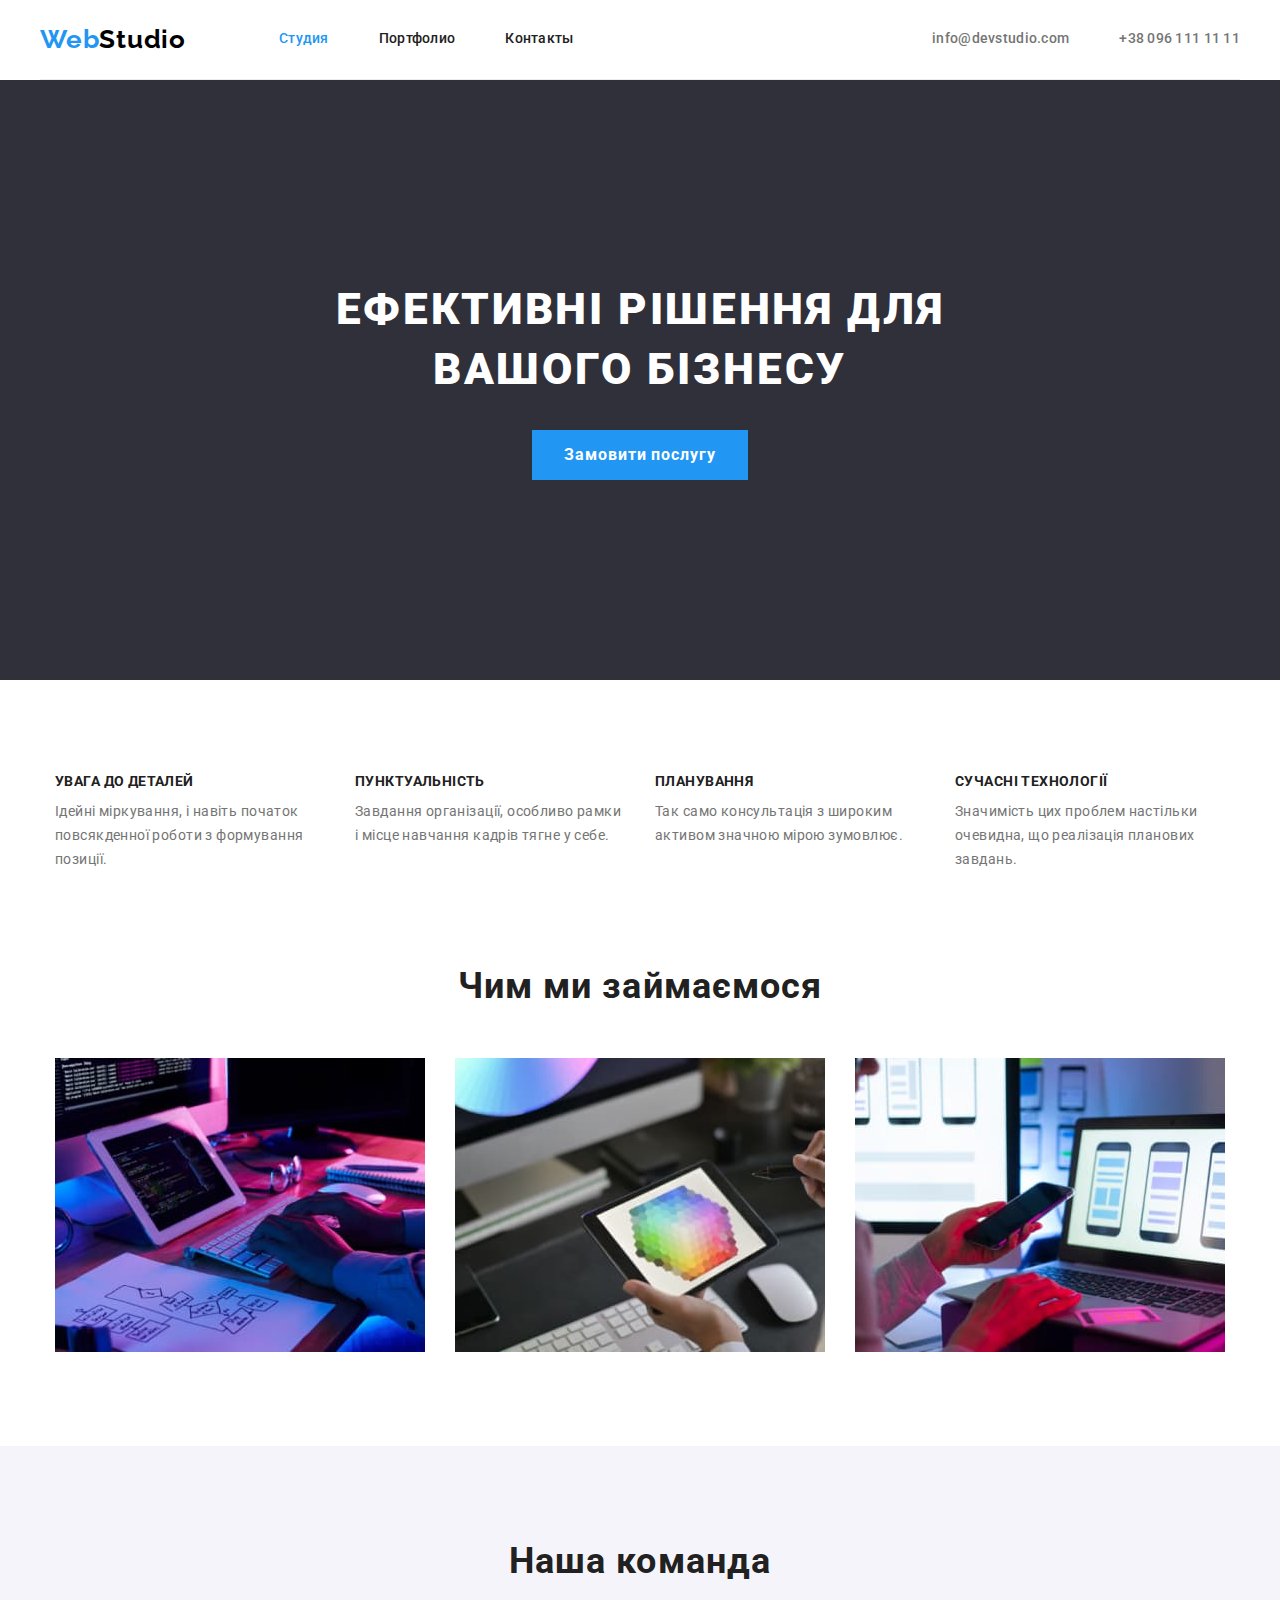
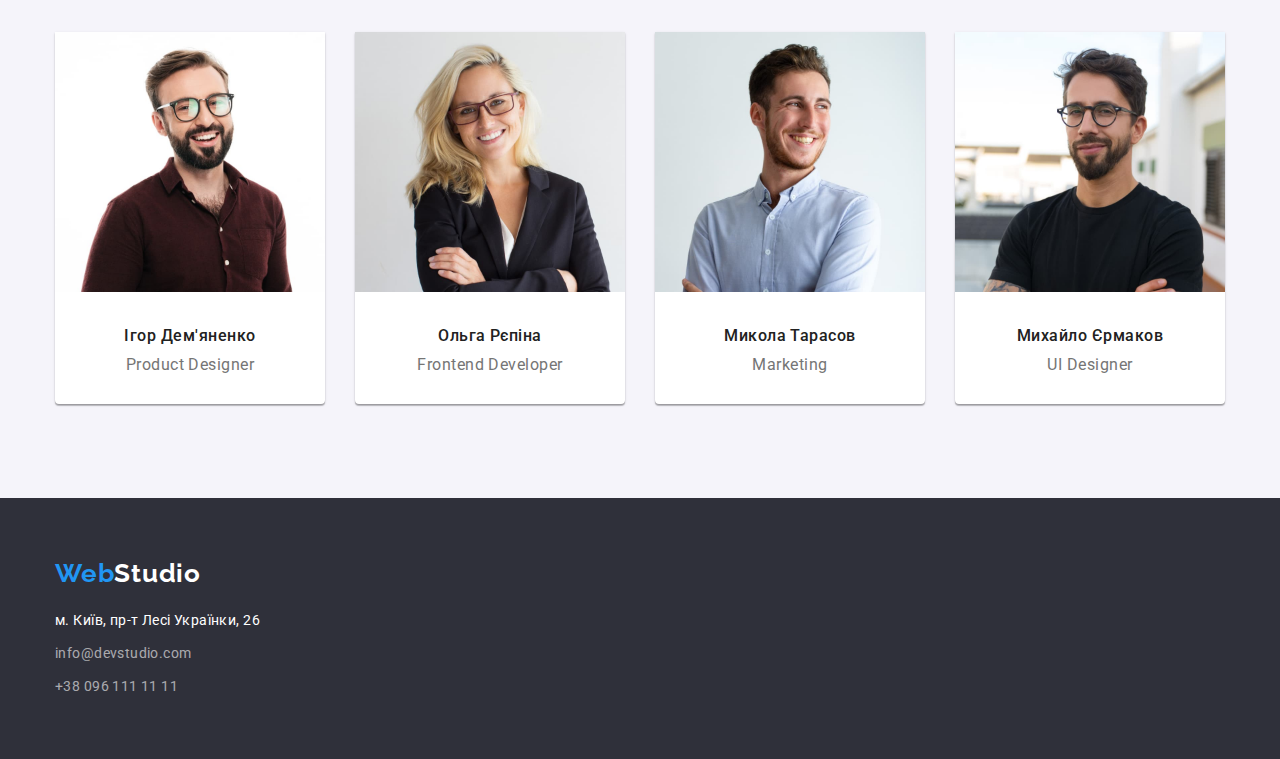
<file: index.html>
<!DOCTYPE html>
<html lang="en">
  <head>
    <meta charset="UTF-8" />
    <meta http-equiv="X-UA-Compatible" content="IE=edge" />
    <meta name="viewport" content="width=device-width, initial-scale=1.0" />
    <title>Студия</title>
    <link
      href="https://fonts.googleapis.com/css2?family=Raleway:wght@700&family=Roboto:wght@400;500;700;900&display=swap"
      rel="stylesheet"
    />
    <link
      rel="stylesheet"
      href="https://cdnjs.cloudflare.com/ajax/libs/modern-normalize/1.1.0/modern-normalize.min.css"
    />
    <link rel="stylesheet" href="./css/styles.css" />
  </head>
  <body>
    <!-- Шапка сайту -->
    <header class="header">
      <div class="top">
        <!-- Logo -->
        <div class="top-menu">
          <div class="top-logo">
            <a class="logo" href="./index.html"
              >Web<span class="studio">Studio</span></a
            >
          </div>
          <!-- Menu -->
          <nav class="nav">
            <ul class="top-nav list">
              <li class="item">
                <a href="./index.html" class="link current">Студия</a>
              </li>
              <li class="item">
                <a href="./portfolio.html" class="link">Портфолио</a>
              </li>
              <li class="item"><a href="#" class="link">Контакты</a></li>
            </ul>
          </nav>
        </div>
        <!-- Contacts -->
        <div class="top-contacts">
          <ul class="top-link list">
            <li class="item">
              <a href="mailto:info@devstudio.com" class="link"
                >info@devstudio.com</a
              >
            </li>
            <li class="item">
              <a href="tel:+380961111111" class="link">+38 096 111 11 11</a>
            </li>
          </ul>
        </div>
      </div>
    </header>
    <main>
      <!-- Герой -->
      <section class="hero">
        <div class="container">
          <h1 class="hero-title">Ефективні рішення для вашого бізнесу</h1>
          <button type="button" class="button cursor">Замовити послугу</button>
        </div>
      </section>
      <!-- Особливості -->
      <section class="section">
        <div class="container">
          <h2 class="section-title" hidden>Особливості</h2>
          <ul class="list">
            <li class="item way">
              <h3 class="title">УВАГА ДО ДЕТАЛЕЙ</h3>
              <p class="text">
                Ідейні міркування, і навіть початок повсякденної роботи з
                формування позиції.
              </p>
            </li>
            <li class="item way">
              <h3 class="title">ПУНКТУАЛЬНІСТЬ</h3>
              <p class="text">
                Завдання організації, особливо рамки і місце навчання кадрів
                тягне у себе.
              </p>
            </li>
            <li class="item way">
              <h3 class="title">ПЛАНУВАННЯ</h3>
              <p class="text">
                Так само консультація з широким активом значною мірою зумовлює.
              </p>
            </li>
            <li class="item way">
              <h3 class="title">СУЧАСНІ ТЕХНОЛОГІЇ</h3>
              <p class="text">
                Значимість цих проблем настільки очевидна, що реалізація
                планових завдань.
              </p>
            </li>
          </ul>
        </div>
      </section>
      <!-- Чим ми займаємося -->
      <section class="section">
        <div class="container">
          <h2 class="section-title">Чим ми займаємося</h2>
          <ul class="list">
            <li class="item doing">
              <img src="./images/img1.jpg" alt="Блок-схеми" width="370" />
            </li>
            <li class="item doing">
              <img
                src="./images/img2.jpg"
                alt="Адаптивна верстка"
                width="370"
              />
            </li>
            <li class="item doing">
              <img src="./images/img3.jpg" alt="Підбір стилю" width="370" />
            </li>
          </ul>
        </div>
      </section>
      <!-- Наша команда -->
      <section class="section com">
        <div class="container com">
          <h2 class="section-title">Наша команда</h2>
          <ul class="list">
            <li class="item com">
              <img src="./images/img4.jpg" alt="Ігор Дем'яненко" width="270" />
              <h3 class="title-com">Ігор Дем'яненко</h3>
              <p class="text-com">Product Designer</p>
            </li>
            <li class="item com">
              <img src="./images/img5.jpg" alt="Ольга Рєпіна" width="270" />
              <h3 class="title-com">Ольга Рєпіна</h3>
              <p class="text-com">Frontend Developer</p>
            </li>
            <li class="item com">
              <img src="./images/img6.jpg" alt="Микола Тарасов" width="270" />
              <h3 class="title-com">Микола Тарасов</h3>
              <p class="text-com">Marketing</p>
            </li>
            <li class="item com">
              <img src="./images/img7.jpg" alt="Михайло Єрмаков" width="270" />
              <h3 class="title-com">Михайло Єрмаков</h3>
              <p class="text-com">UI Designer</p>
            </li>
          </ul>
        </div>
      </section>
    </main>
    <!-- Підвал -->
    <footer class="footer">
      <div class="container">
        <a class="footer-logo" href="./index.html"
          >Web<span class="studio-w">Studio</span></a
        >
        <!-- Контакти -->
        <div class="footer-address">
          <address>
            <ul class="list-footer">
              <li class="item">
                <a
                  class="address studio-w"
                  href="https://goo.gl/maps/gFXWyVUeque1rp8T6"
                  target="_blank"
                  rel="noopener noreferrer"
                  >м. Київ, пр-т Лесі Українки, 26</a
                >
              </li>
              <li class="item">
                <a class="address rgba" href="mailto:info@devstudio.com"
                  >info@devstudio.com</a
                >
              </li>
              <li class="item">
                <a class="address rgba" href="tel:+380961111111"
                  >+38 096 111 11 11</a
                >
              </li>
            </ul>
          </address>
        </div>
      </div>
    </footer>
  </body>
</html>
</file>
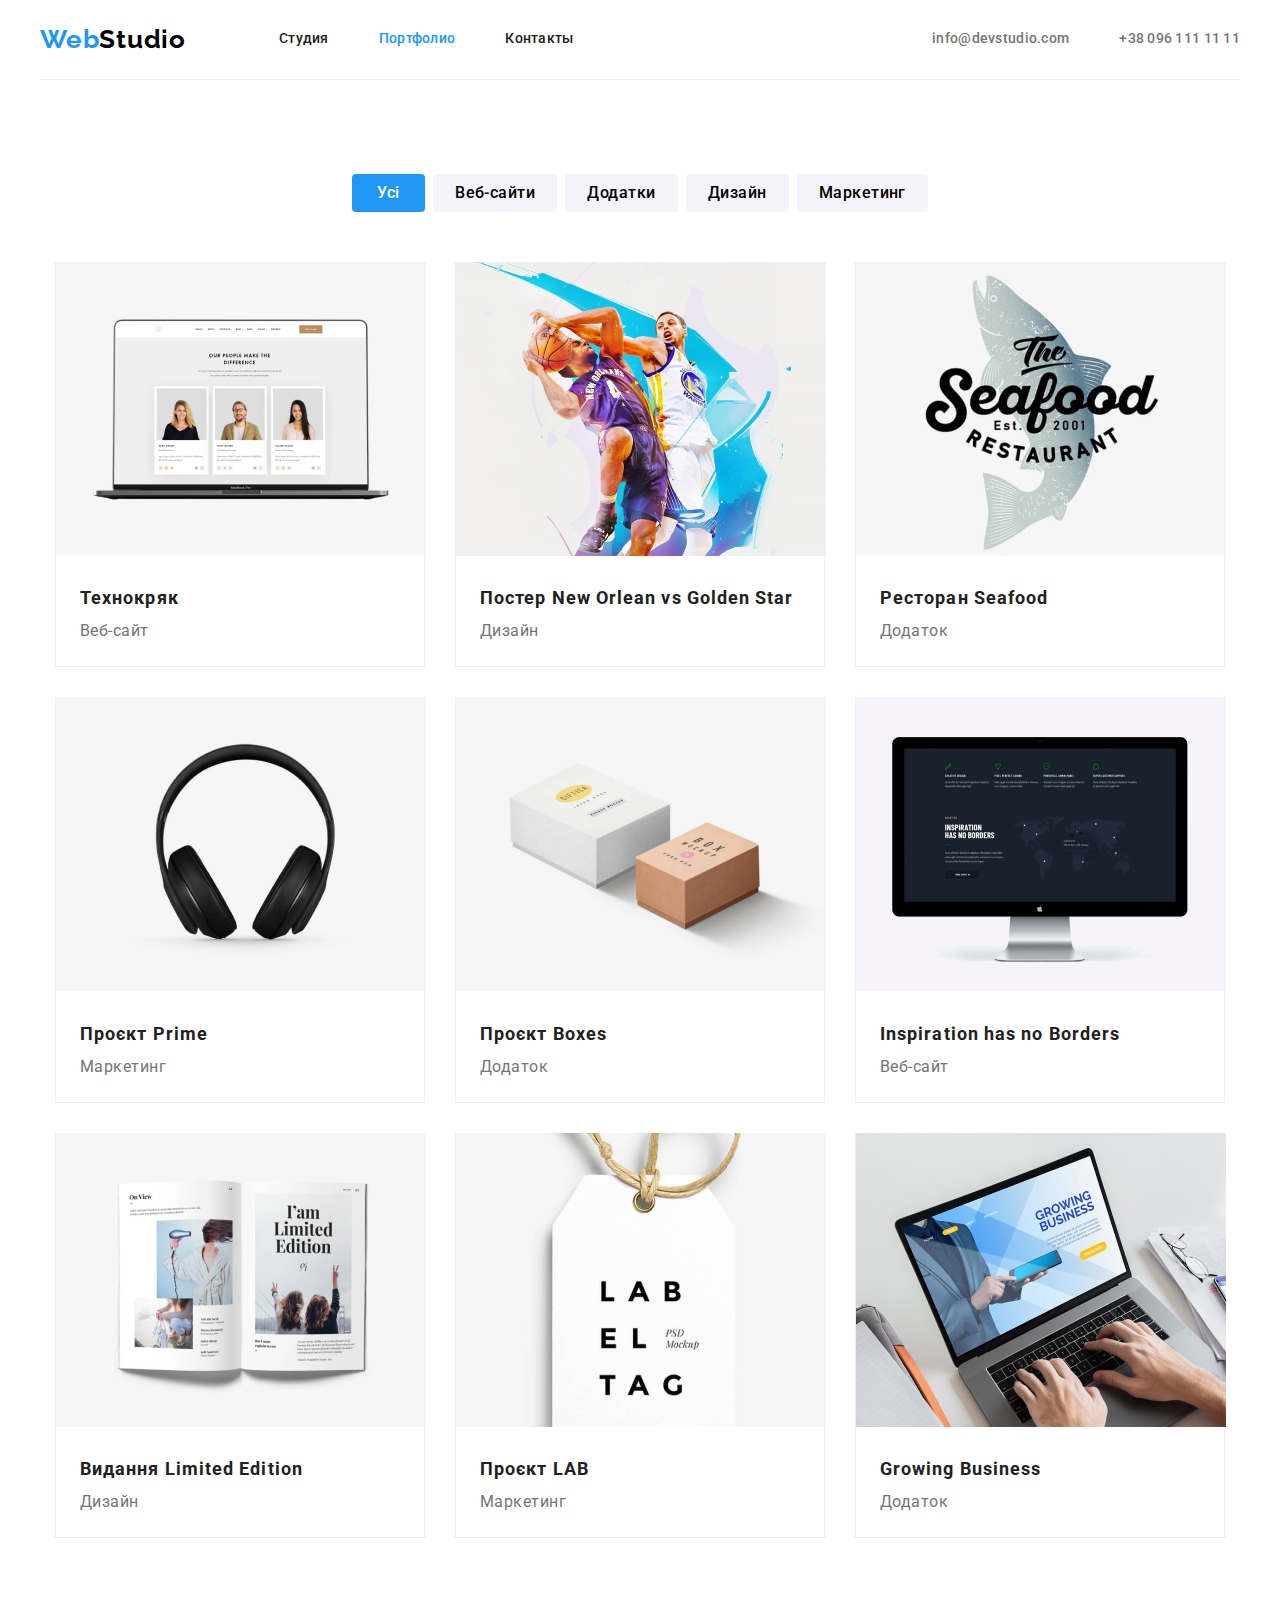
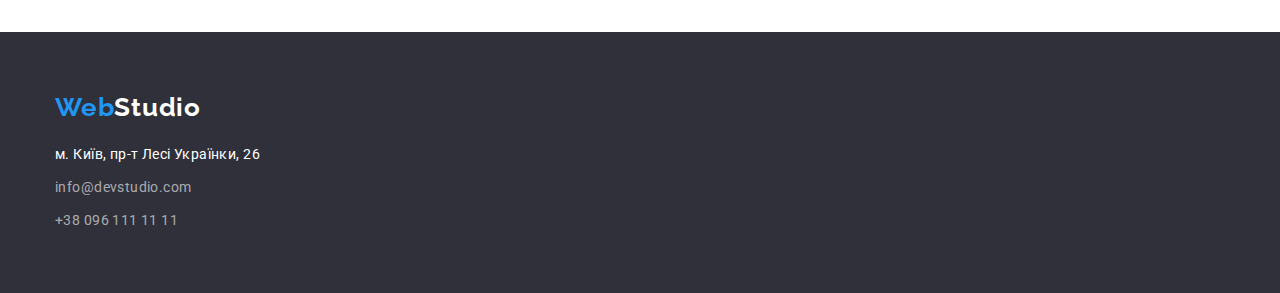
<file: portfolio.html>
<!DOCTYPE html>
<html lang="en">
  <head>
    <meta charset="UTF-8" />
    <meta http-equiv="X-UA-Compatible" content="IE=edge" />
    <meta name="viewport" content="width=device-width, initial-scale=1.0" />
    <title>Студия</title>
    <link
      href="https://fonts.googleapis.com/css2?family=Raleway:wght@700&family=Roboto:wght@400;500;700;900&display=swap"
      rel="stylesheet"
    />
    <link
      rel="stylesheet"
      href="https://cdnjs.cloudflare.com/ajax/libs/modern-normalize/1.1.0/modern-normalize.min.css"
    />
    <link rel="stylesheet" href="./css/styles.css" />
  </head>
  <body>
    <!-- Шапка сайту -->
    <header class="header">
      <div class="top">
        <!-- Logo -->
        <div class="top-menu">
          <div class="top-logo">
            <a class="logo" href="./index.html"
              >Web<span class="studio">Studio</span></a
            >
          </div>
          <!-- Menu -->
          <nav class="nav">
            <ul class="top-nav list">
              <li class="item">
                <a href="./index.html" class="link">Студия</a>
              </li>
              <li class="item">
                <a href="./portfolio.html" class="link current">Портфолио</a>
              </li>
              <li class="item"><a href="#" class="link">Контакты</a></li>
            </ul>
          </nav>
        </div>
        <!-- Contacts -->
        <div class="top-contacts">
          <ul class="top-link list">
            <li class="item">
              <a href="mailto:info@devstudio.com" class="link"
                >info@devstudio.com</a
              >
            </li>
            <li class="item">
              <a href="tel:+380961111111" class="link">+38 096 111 11 11</a>
            </li>
          </ul>
        </div>
      </div>
    </header>
    <main>
      <section class="section port">
        <div class="container">
          <h1 hidden>Портфоліо</h1>
          <ul class="list-button">
            <li class="item">
              <button type="button" class="cursor button-port current">
                Усі
              </button>
            </li>
            <li class="item">
              <button type="button" class="cursor button-port">
                Веб-сайти
              </button>
            </li>
            <li class="item">
              <button type="button" class="cursor button-port">Додатки</button>
            </li>
            <li class="item">
              <button type="button" class="cursor button-port">Дизайн</button>
            </li>
            <li class="item">
              <button type="button" class="cursor button-port">
                Маркетинг
              </button>
            </li>
          </ul>

          <div class="port-img">
            <ul class="list">
              <li class="item">
                <img src="./images/img16.jpg" alt="Технокряк" width="370" />
                <div class="content-item">
                  <h2 class="title-port">Технокряк</h2>
                  <p class="text-port">Веб-сайт</p>
                </div>
              </li>
              <li class="item">
                <img
                  src="./images/img15.jpg"
                  alt="Постер New Orlean vs Golden Star"
                  width="370"
                />
                <div class="content-item">
                  <h2 class="title-port">Постер New Orlean vs Golden Star</h2>
                  <p class="text-port">Дизайн</p>
                </div>
              </li>
              <li class="item">
                <img
                  src="./images/img14.jpg"
                  alt="Ресторан Seafood"
                  width="370"
                />
                <div class="content-item">
                  <h2 class="title-port">Ресторан Seafood</h2>
                  <p class="text-port">Додаток</p>
                </div>
              </li>
              <li class="item">
                <img src="./images/img13.jpg" alt="Проєкт Prime" width="370" />
                <div class="content-item">
                  <h2 class="title-port">Проєкт Prime</h2>
                  <p class="text-port">Маркетинг</p>
                </div>
              </li>
              <li class="item">
                <img src="./images/img12.jpg" alt="Проєкт Boxes" width="370" />
                <div class="content-item">
                  <h2 class="title-port">Проєкт Boxes</h2>
                  <p class="text-port">Додаток</p>
                </div>
              </li>
              <li class="item">
                <img
                  src="./images/img11.jpg"
                  alt="Inspiration has no Borders"
                  width="370"
                />
                <div class="content-item">
                  <h2 class="title-port">Inspiration has no Borders</h2>
                  <p class="text-port">Веб-сайт</p>
                </div>
              </li>
              <li class="item">
                <img
                  src="./images/img10.jpg"
                  alt="Видання Limited Edition"
                  width="370"
                />
                <div class="content-item">
                  <h2 class="title-port">Видання Limited Edition</h2>
                  <p class="text-port">Дизайн</p>
                </div>
              </li>
              <li class="item">
                <img src="./images/img9.jpg" alt="Проєкт LAB" width="370" />
                <div class="content-item">
                  <h2 class="title-port">Проєкт LAB</h2>
                  <p class="text-port">Маркетинг</p>
                </div>
              </li>
              <li class="item">
                <img
                  src="./images/img8.jpg"
                  alt="Growing Business"
                  width="370"
                />
                <div class="content-item">
                  <h2 class="title-port">Growing Business</h2>
                  <p class="text-port">Додаток</p>
                </div>
              </li>
            </ul>
          </div>
        </div>
      </section>
    </main>
    <footer class="footer">
      <div class="container">
        <a class="footer-logo" href="./index.html"
          >Web<span class="studio-w">Studio</span></a
        >
        <!-- Контакти -->
        <div class="footer-address">
          <address>
            <ul class="list-footer">
              <li class="item">
                <a
                  class="address studio-w"
                  href="https://goo.gl/maps/gFXWyVUeque1rp8T6"
                  target="_blank"
                  rel="noopener noreferrer"
                  >м. Київ, пр-т Лесі Українки, 26</a
                >
              </li>
              <li class="item">
                <a class="address rgba" href="mailto:info@devstudio.com"
                  >info@devstudio.com</a
                >
              </li>
              <li class="item">
                <a class="address rgba" href="tel:+380961111111"
                  >+38 096 111 11 11</a
                >
              </li>
            </ul>
          </address>
        </div>
      </div>
    </footer>
  </body>
</html>
</file>
<file: css/styles.css>
/* первичный цвет - #757575 */
/* вторичный цвет - #212121 */
/* акцент - #2196f3 */

:root {
    --prmary-text-color: #757575;
    --title-text-color: #212121;
    --accent-color: #2196f3;
    --white-color: #ffffff;
    --black-color: #000000;
    --bg-main-color: #f5f5f5;
    --bg-our-color: #f5f4fa;
    --bg-footer-color: #2f303a;
    --footer-address-rgba: rgba(255, 255, 255, .6);
    --border: #eeeeee;
    --border-bottom: #ececec;
}

body {
color: var(--prmary-text-color);
font-family: Roboto, Verdana,
        sans-serif;
}

.cursor {
    cursor: pointer;
}

h1, h2, h3, h4, h5, h6 {
margin: 0;
}

ul {
padding: 0;
margin: 0;
}

p {
margin: 0;
} 

.container {
width: 1200px;
margin-left:  auto;
margin-right: auto;
padding-left: 15px;
padding-right: 15px;
}

.section {
padding-top: 94px;
padding-bottom: 94px

}

.section:nth-child(2) {
padding-bottom: 0;
}

/* Header */

.top {
    display: flex;
    width: 1200px;
    border-bottom: 1px solid var(--border-bottom);
    align-items: center;
    justify-content: space-between;
    margin: 0 auto;
}

/* logo */

.logo {
display: block;
padding: 24px 0;
color: var(--accent-color);
font-family: Raleway, Verdana,
        sans-serif;
font-weight: 700;
font-size: 26px;
line-height: 1.19;
letter-spacing: 0.03em;
text-decoration: none;
}

.studio {
color: var(--black-color);
}

.top-menu {
    display: flex;
    align-items: center;
    }

/* nav */

.nav {
    margin-left: 93px;
}

.top-nav.list {
list-style: none;
display: flex;
}

.top-nav .link {
display: block;
padding: 24px 0;
color: var(--title-text-color);
font-weight: 500;
font-size: 14px;
line-height: 1.14;
letter-spacing: 0.02em;
text-decoration: none;
}

.top-nav .link:hover,
.top-nav .link.current,
.top-nav .link:focus {
color: var(--accent-color);
}

.top-nav.list .item + .item {
    margin-left: 50px;
}

/* Контакти link */

.top-link .link {
display: block;
padding: 24px 0;
color: var(--prmary-text-color);
font-weight: 500;
font-size: 14px;
line-height: 1.14;
letter-spacing: 0.02em;
text-decoration: none;
}

.top-link .link:hover,
.top-link .link:focus {
color: var(--accent-color);
}

.top-link.list {
list-style: none;
display: flex;   
}

.top-link .item + .item {
margin-left: 50px; 
}

/* Контейнер Герой */
.hero {
background-color: var(--bg-footer-color);
padding: 200px 0;
}

.hero .container {
width: 696px;
}

.hero-title {
color: var(--white-color);
font-weight: 900;
font-size: 44px;
line-height: 1.36;
text-align: center;
letter-spacing: 0.06em;
text-transform: uppercase;
}

.hero .button {
display: block;
border: 0;
padding: 10px 32px;
background-color: var(--accent-color);
color: var(--white-color);
font-family: Roboto, Verdana, sans-serif;
font-weight: 700;
font-size: 16px;
line-height: 1.88;
letter-spacing: 0.06em;
margin: 30px auto 0 auto;
}

/* Контейнер Особливості (way)*/

.container .list {
display: flex;
}

.section-title {
margin-bottom: 50px;
color: var(--title-text-color);
font-weight: 700;
font-size: 36px;
line-height: 1.17;
text-align: center;
letter-spacing: 0.03em;
}

.section .title {
margin-bottom: 10px;
color: var(--title-text-color);
font-weight: 700;
font-size: 14px;
line-height: 1.14;
letter-spacing: 0.03em;
text-transform: uppercase;
}

.section .text {
font-size: 14px;
line-height: 1.71;
letter-spacing: 0.03em;
}

.list .way {
width: 270px;
margin-right: 30px;
}

.list .way:last-child {
margin-right: 0;
}
  
/* Контейнер Чим ми займаємось (doing) */

.list .doing {
 /* margin-bottom: -4px; */
font-size: 0;
}

.list .doing:not(:last-child) {
margin-right: 30px;
}

/* Секция Наша команда COMmand */

.section.com {
    background-color: var(--bg-our-color);
}

.item.com {
width: 270px;
background-color: var(--white-color);
border-radius: 0px 0px 4px 4px;
}

.section .title-com {
color: var(--title-text-color);
font-weight: 500;
font-size: 16px;
line-height: 1.19;
text-align: center;
letter-spacing: 0.03em;
margin: 30px 0 10px 0;
}

.section .text-com {
font-size: 16px;
line-height: 1.19;
text-align: center;
letter-spacing: 0.03em;
margin-bottom: 30px;
}

.section .list {
list-style: none;
}

.list .com {
width: 270px;
margin-right: 30px;
/* border: 1px solid tomato; */
box-shadow: 0px 1px 3px rgba(0, 0, 0, 0.12), 0px 1px 1px rgba(0, 0, 0, 0.14), 0px 2px 1px rgba(0, 0, 0, 0.2);
    border-radius: 0px 0px 4px 4px;
}

.list .com:last-child {
margin-right: 0;
}

/* section button PORTfolio */

.list-button {
list-style: none;
}

.list-button .item:not(:last-child) {
margin-right: 8px;
}

.button-port {
background-color: var(--bg-our-color);
border: 0;
border-radius: 4px;
font-family: Roboto, Verdana, sans-serif;
font-weight: 500;
font-size: 16px;
line-height: 1.62;
letter-spacing: 0.03em;
padding: 6px 22px;
min-height: 38px;
min-width: 73px;
}

.button-port.current,
.button-port:hover,
.button-port:focus {
background-color: var(--accent-color);
color: var(--white-color);
}

.container .list-button {
min-width: 575px;
display: flex;
margin-left: 0;
margin-right: 0;
margin-bottom: 50px;
justify-content: center;
}

/* section PORTfolio */

.port-img .content-item {
padding: 20px 24px;
}

.title-port {
color: var(--title-text-color);
font-weight: 700;
font-size: 18px;
line-height: 2;
letter-spacing: 0.06em;
}

.text-port {
 font-size: 16px;
 line-height: 1.88;
 letter-spacing: 0.03em;
}

.port-img .list {
flex-wrap: wrap;
display: flex;
}

.port-img .item {
width: 370px;
border-bottom: 1px solid var(--border);
border-left: 1px solid var(--border);
border-right: 1px solid var(--border);
background: var(--white-color);
margin-right: 30px;
margin-bottom: 30px;
}

.port-img .item:nth-child(3n) {
margin-right: 0;
}

.port-img .item:nth-last-child(-n+3) {
margin-bottom: 0;
}
 
/* footer */

.footer {
background-color: var(--bg-footer-color);
padding-top: 60px;
padding-bottom: 60px;
}


.footer-logo {
display: block;
margin-bottom: 20px;
color: var(--accent-color);
font-family: Raleway, Verdana,sans-serif;
font-weight: 700;
font-size: 26px;
line-height: 1.19;
letter-spacing: 0.03em;
text-decoration: none;     
}

.studio-w {
color: var(--white-color)
}

.address {
font-style: normal;
font-size: 14px;
line-height: 1.71;
letter-spacing: 0.03em;
text-decoration: none;
}

.address:hover,
.address:focus {
color: var(--accent-color);
}

.rgba {
color: var(--footer-address-rgba)
} 

.footer .list-footer {
list-style: none;
}

.footer-address .item + .item {
margin-top: 9px;
}
</file>
